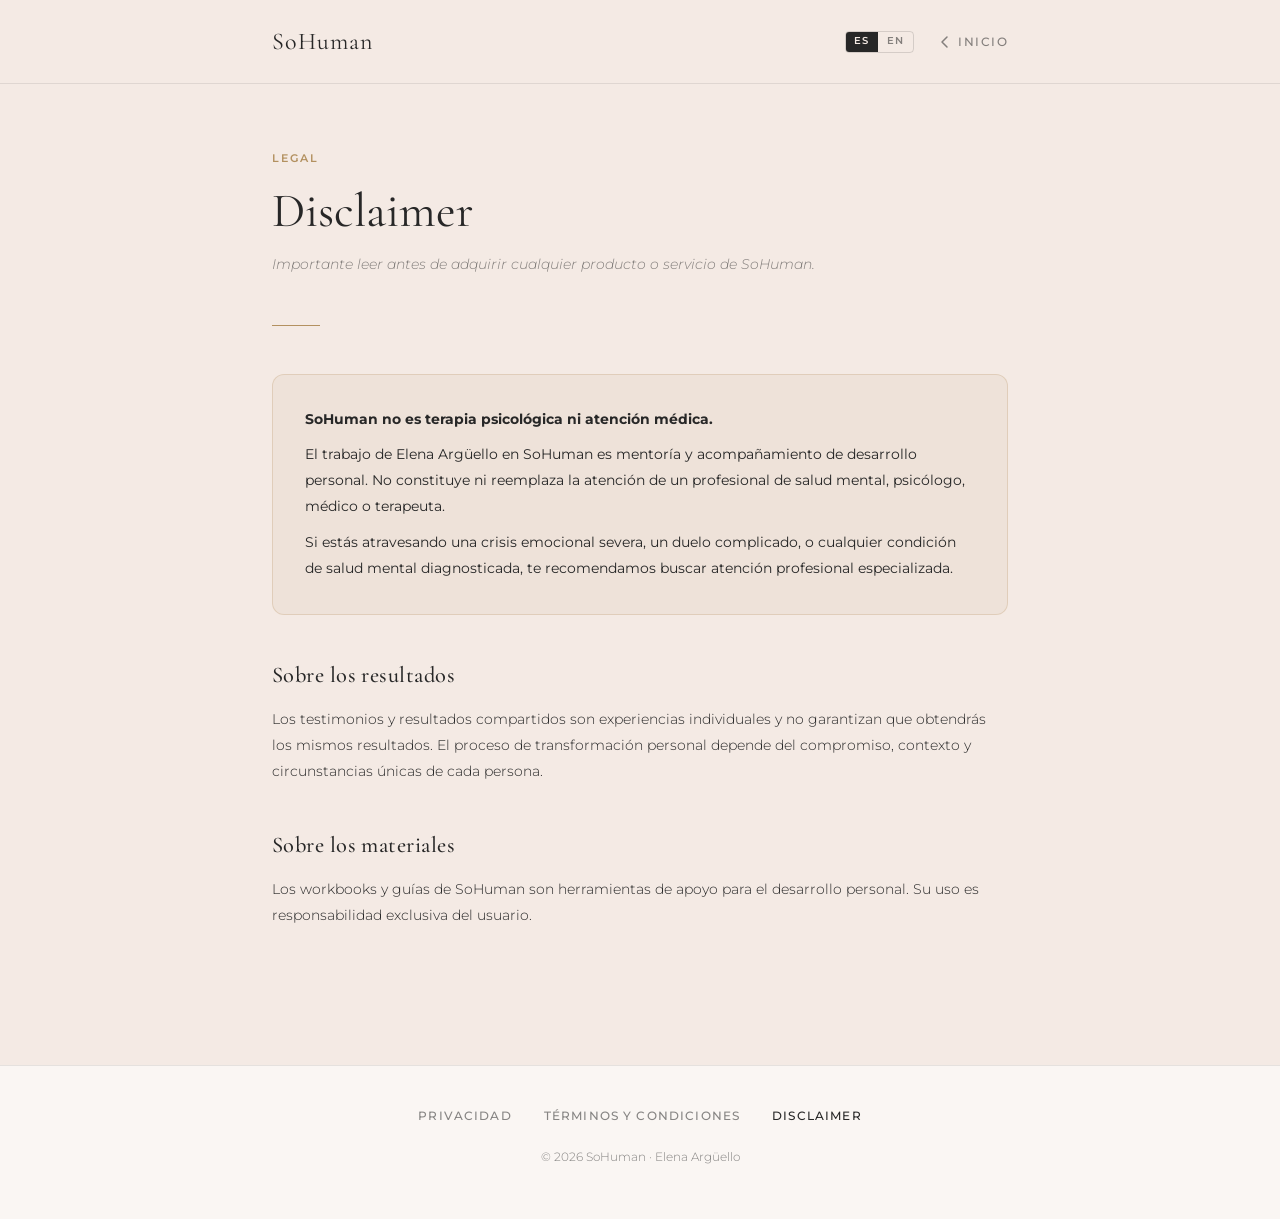
<file: disclaimer/index.html>
<!DOCTYPE html>
<html lang="es">
<head>
  <meta charset="UTF-8" />
  <meta name="viewport" content="width=device-width, initial-scale=1.0" />
  <title>Disclaimer — SoHuman</title>
  <link rel="icon" type="image/png" href="/propuesta-2/favicon.png" />
  <meta name="robots" content="noindex" />
  <link rel="preconnect" href="https://fonts.googleapis.com" />
  <link rel="preconnect" href="https://fonts.gstatic.com" crossorigin />
  <link href="https://fonts.googleapis.com/css2?family=Cormorant+Garamond:ital,wght@0,300;0,400;0,500;1,300;1,400;1,500&family=Montserrat:wght@300;400;500;600&display=swap" rel="stylesheet" />
  <style>
    *, *::before, *::after { box-sizing: border-box; margin: 0; padding: 0; }
    :root {
      --cream: #F4EAE4;
      --cream-light: #faf6f3;
      --gold: #b39160;
      --ink: #272727;
      --serif: 'Cormorant Garamond', Georgia, serif;
      --sans: 'Montserrat', Arial, sans-serif;
      --muted: rgba(39,39,39,.55);
    }
    html { scroll-behavior: smooth; }
    body { font-family: var(--sans); background: var(--cream); color: var(--ink); line-height: 1.8; font-size: 1rem; }
    a { color: inherit; text-decoration: none; }
    img { display: block; max-width: 100%; }

    .nav { background: var(--cream); border-bottom: 1px solid rgba(39,39,39,.1); position: sticky; top: 0; z-index: 100; }
    .nav-inner { max-width: 800px; margin: 0 auto; padding: 1.25rem 2rem; display: flex; align-items: center; justify-content: space-between; gap: 1rem; }
    .nav-logo { font-family: var(--serif); font-size: 1.5rem; font-weight: 400; letter-spacing: .04em; color: var(--ink); }
    .nav-right { display: flex; align-items: center; gap: 1.5rem; }
    .nav-back { font-family: var(--sans); font-size: .75rem; font-weight: 500; letter-spacing: .12em; text-transform: uppercase; color: var(--muted); display: flex; align-items: center; gap: .4rem; transition: color .2s; }
    .nav-back:hover { color: var(--ink); }
    .nav-back svg { width: 14px; height: 14px; flex-shrink: 0; }

    .lang-switch { display: flex; align-items: center; border: 1px solid rgba(39,39,39,.15); border-radius: 4px; overflow: hidden; }
    .lang-btn { font-family: var(--sans); font-size: .65rem; font-weight: 600; letter-spacing: .1em; text-transform: uppercase; padding: .3rem .55rem; cursor: pointer; background: none; border: none; color: var(--muted); transition: background .15s, color .15s; line-height: 1; }
    .lang-btn.active { background: var(--ink); color: var(--cream); }
    .lang-btn:not(.active):hover { background: rgba(39,39,39,.06); color: var(--ink); }

    .page { max-width: 800px; margin: 0 auto; padding: 4rem 2rem 6rem; }
    .page-label { font-family: var(--sans); font-size: .7rem; font-weight: 600; letter-spacing: .18em; text-transform: uppercase; color: var(--gold); margin-bottom: 1rem; }
    .page-title { font-family: var(--serif); font-size: clamp(2rem, 5vw, 3rem); font-weight: 400; line-height: 1.15; color: var(--ink); margin-bottom: .75rem; }
    .page-intro { font-family: var(--sans); font-size: .88rem; font-weight: 300; color: var(--muted); font-style: italic; margin-bottom: 3rem; }
    .divider { width: 48px; height: 1px; background: var(--gold); margin-bottom: 3rem; }

    .section-block { margin-bottom: 2.5rem; }
    h2 { font-family: var(--serif); font-size: 1.4rem; font-weight: 500; color: var(--ink); margin-bottom: .75rem; letter-spacing: .02em; }
    p { font-size: .9rem; font-weight: 300; color: var(--ink); margin-bottom: .75rem; }

    .callout-main { background: rgba(179,145,96,.08); border: 1px solid rgba(179,145,96,.25); border-radius: 12px; padding: 2rem; margin-bottom: 2.5rem; }
    .callout-main p { font-size: .9rem; font-weight: 400; margin-bottom: 0; }
    .callout-main p + p { margin-top: .6rem; }

    [data-lang] { display: none; }
    [data-lang].visible { display: block; }

    .footer { border-top: 1px solid rgba(39,39,39,.1); background: var(--cream-light); }
    .footer-inner { max-width: 800px; margin: 0 auto; padding: 2.5rem 2rem; display: flex; flex-direction: column; gap: 1.25rem; align-items: center; text-align: center; }
    .footer-legal { display: flex; gap: 2rem; flex-wrap: wrap; justify-content: center; }
    .footer-legal a { font-family: var(--sans); font-size: .72rem; font-weight: 500; letter-spacing: .1em; text-transform: uppercase; color: var(--muted); transition: color .2s; }
    .footer-legal a:hover, .footer-legal a[aria-current="page"] { color: var(--ink); }
    .footer-copy { font-family: var(--sans); font-size: .72rem; color: var(--muted); }

    @media (max-width: 600px) {
      .page { padding: 2.5rem 1.25rem 4rem; }
      .nav-inner { padding: 1rem 1.25rem; }
      .callout-main { padding: 1.5rem 1.25rem; }
    }
  </style>
</head>
<body>

  <nav class="nav">
    <div class="nav-inner">
      <a href="/" class="nav-logo">SoHuman</a>
      <div class="nav-right">
        <div class="lang-switch" role="group" aria-label="Idioma">
          <button class="lang-btn active" data-set-lang="es">ES</button>
          <button class="lang-btn" data-set-lang="en">EN</button>
        </div>
        <a href="/" class="nav-back">
          <svg viewBox="0 0 14 14" fill="none" xmlns="http://www.w3.org/2000/svg"><path d="M9 2L4 7L9 12" stroke="currentColor" stroke-width="1.5" stroke-linecap="round" stroke-linejoin="round"/></svg>
          <span data-lang="es" class="visible">Inicio</span>
          <span data-lang="en">Home</span>
        </a>
      </div>
    </div>
  </nav>

  <main class="page">

    <!-- ── ESPAÑOL ── -->
    <div data-lang="es" class="visible">
      <p class="page-label">Legal</p>
      <h1 class="page-title">Disclaimer</h1>
      <p class="page-intro">Importante leer antes de adquirir cualquier producto o servicio de SoHuman.</p>
      <div class="divider"></div>

      <div class="callout-main">
        <p><strong>SoHuman no es terapia psicológica ni atención médica.</strong></p>
        <p>El trabajo de Elena Argüello en SoHuman es mentoría y acompañamiento de desarrollo personal. No constituye ni reemplaza la atención de un profesional de salud mental, psicólogo, médico o terapeuta.</p>
        <p>Si estás atravesando una crisis emocional severa, un duelo complicado, o cualquier condición de salud mental diagnosticada, te recomendamos buscar atención profesional especializada.</p>
      </div>

      <div class="section-block">
        <h2>Sobre los resultados</h2>
        <p>Los testimonios y resultados compartidos son experiencias individuales y no garantizan que obtendrás los mismos resultados. El proceso de transformación personal depende del compromiso, contexto y circunstancias únicas de cada persona.</p>
      </div>
      <div class="section-block">
        <h2>Sobre los materiales</h2>
        <p>Los workbooks y guías de SoHuman son herramientas de apoyo para el desarrollo personal. Su uso es responsabilidad exclusiva del usuario.</p>
      </div>
    </div>

    <!-- ── ENGLISH ── -->
    <div data-lang="en">
      <p class="page-label">Legal</p>
      <h1 class="page-title">Disclaimer</h1>
      <p class="page-intro">Please read before purchasing any SoHuman product or service.</p>
      <div class="divider"></div>

      <div class="callout-main">
        <p><strong>SoHuman is not psychological therapy or medical care.</strong></p>
        <p>Elena Argüello's work at SoHuman is personal development mentoring and coaching. It does not constitute or replace care from a mental health professional, psychologist, physician, or therapist.</p>
        <p>If you are going through a severe emotional crisis, complicated grief, or any diagnosed mental health condition, we strongly encourage you to seek specialized professional support.</p>
      </div>

      <div class="section-block">
        <h2>About results</h2>
        <p>Testimonials and results shared are individual experiences and do not guarantee you will achieve the same outcomes. Personal transformation depends on each person's commitment, context, and unique circumstances.</p>
      </div>
      <div class="section-block">
        <h2>About materials</h2>
        <p>SoHuman workbooks and guides are tools to support personal development. Their use is the sole responsibility of the user.</p>
      </div>
    </div>

  </main>

  <footer class="footer">
    <div class="footer-inner">
      <nav class="footer-legal" aria-label="Legal">
        <a href="/privacidad/">
          <span data-lang="es" class="visible">Privacidad</span>
          <span data-lang="en">Privacy</span>
        </a>
        <a href="/terminos/">
          <span data-lang="es" class="visible">Términos y Condiciones</span>
          <span data-lang="en">Terms &amp; Conditions</span>
        </a>
        <a href="/disclaimer/" aria-current="page">Disclaimer</a>
      </nav>
      <p class="footer-copy">© 2026 SoHuman · Elena Argüello</p>
    </div>
  </footer>

  <script>
    const btns = document.querySelectorAll('[data-set-lang]');
    const blocks = document.querySelectorAll('[data-lang]');
    function setLang(lang) {
      document.documentElement.lang = lang;
      blocks.forEach(el => el.classList.toggle('visible', el.dataset.lang === lang));
      btns.forEach(btn => btn.classList.toggle('active', btn.dataset.setLang === lang));
      try { localStorage.setItem('sh-lang', lang); } catch(e) {}
    }
    btns.forEach(btn => btn.addEventListener('click', () => setLang(btn.dataset.setLang)));
    const saved = (() => { try { return localStorage.getItem('sh-lang'); } catch(e) { return null; } })();
    if (saved === 'en') setLang('en');
  </script>
</body>
</html>
</file>
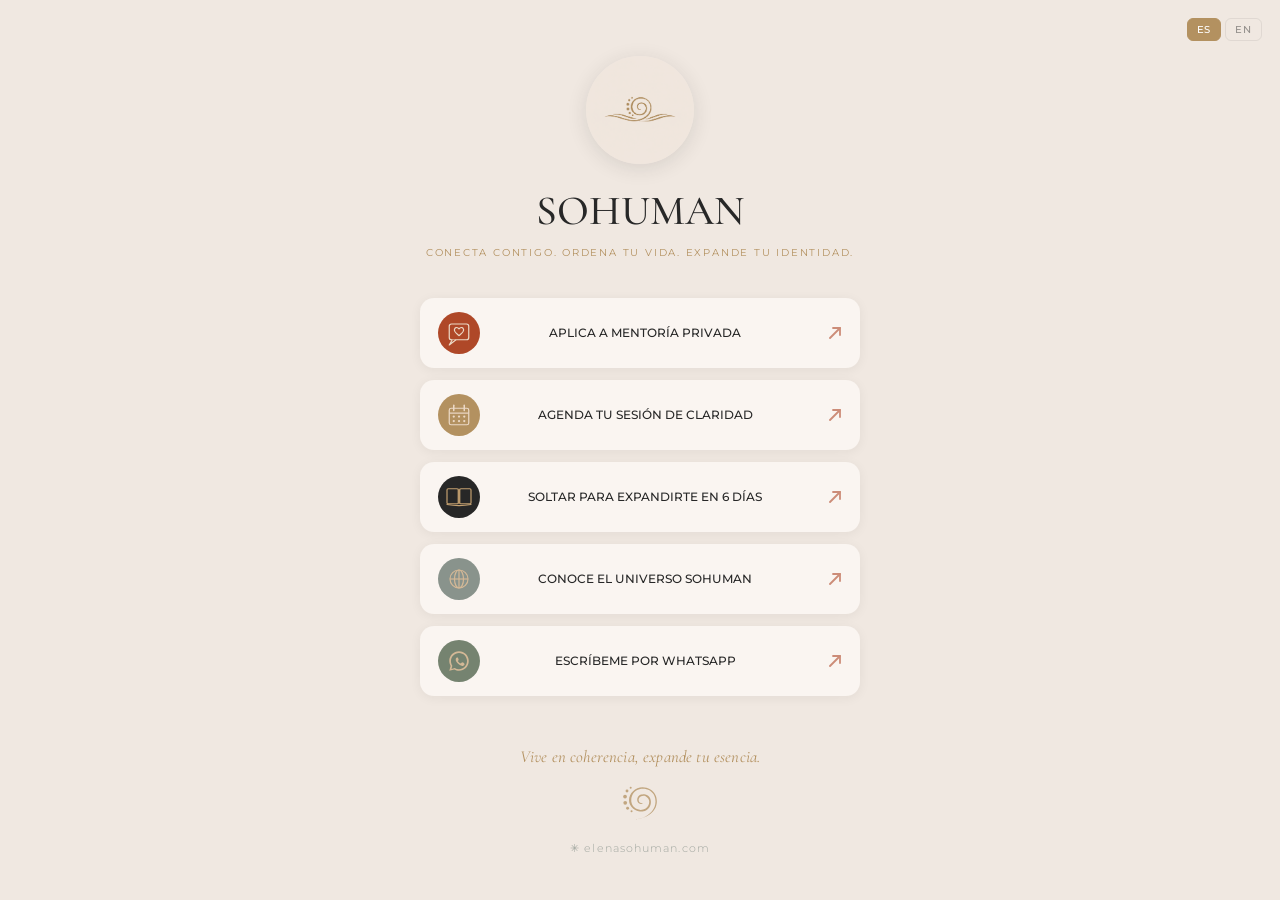
<file: links/index.html>
<!DOCTYPE html>
<html lang="es">
<head>
  <meta charset="UTF-8" />
  <meta name="viewport" content="width=device-width, initial-scale=1.0" />
  <title>SOHUMAN · Links</title>
  <meta name="description" content="Conecta contigo, transforma tu vida. Links de Elena SoHuman." />
  <link rel="canonical"    href="https://elenasohuman.com/links/" />
  <link rel="alternate" hreflang="es"        href="https://elenasohuman.com/links/" />
  <link rel="alternate" hreflang="en"        href="https://elenasohuman.com/links/?lang=en" />
  <link rel="alternate" hreflang="x-default" href="https://elenasohuman.com/links/" />

  <!-- Open Graph -->
  <meta property="og:type"         content="website" />
  <meta property="og:url"          content="https://elenasohuman.com/links/" />
  <meta property="og:title"        content="SoHuman — Conecta contigo, transforma tu vida." />
  <meta property="og:description"  content="Mentoría privada para mujeres listas para transformar su identidad, mente y decisiones." />
  <meta property="og:image"        content="https://elenasohuman.com/og-image.png" />
  <meta property="og:image:width"  content="1080" />
  <meta property="og:image:height" content="1080" />
  <meta property="og:locale"       content="es_AR" />
  <meta property="og:locale:alternate" content="en_US" />
  <meta name="twitter:card"        content="summary_large_image" />
  <meta name="twitter:title"       content="SoHuman — Conecta contigo, transforma tu vida." />
  <meta name="twitter:description" content="Mentoría privada para mujeres listas para transformar su identidad, mente y decisiones." />
  <meta name="twitter:image"       content="https://elenasohuman.com/og-image.png" />
  <link rel="preconnect" href="https://fonts.googleapis.com" />
  <link rel="preconnect" href="https://fonts.gstatic.com" crossorigin />
  <link href="https://fonts.googleapis.com/css2?family=Cormorant+Garamond:ital,wght@0,400;0,500;0,600;1,400;1,500&family=Montserrat:wght@300;400;500&display=swap" rel="stylesheet" />
  <style>
    *, *::before, *::after { box-sizing: border-box; margin: 0; padding: 0; }

    :root {
      --base:  #F0E8E1;
      --sage:  #89938C;
      --coral: #AF4828;
      --gold:  #B39160;
      --dark:  #272727;
      --card:  #FAF5F1;
    }

    body {
      background: var(--base);
      font-family: 'Montserrat', sans-serif;
      font-weight: 300;
      min-height: 100vh;
      display: flex;
      flex-direction: column;
      align-items: center;
      padding: 0 20px;
    }

    /* ── Keyframes ── */
    @keyframes fadeUp {
      from { opacity: 0; transform: translateY(22px); }
      to   { opacity: 1; transform: translateY(0); }
    }
    @keyframes scaleIn {
      from { opacity: 0; transform: scale(0.82); }
      to   { opacity: 1; transform: scale(1); }
    }
    @keyframes fadePure {
      from { opacity: 0; }
      to   { opacity: 1; }
    }

    /* ── Lang toggle ── */
    .lang-toggle {
      position: fixed;
      top: 18px;
      right: 18px;
      display: flex;
      gap: 4px;
      z-index: 10;
    }
    .lang-toggle button {
      background: none;
      border: 1px solid rgba(39,39,39,0.18);
      border-radius: 6px;
      padding: 4px 9px;
      font-family: 'Montserrat', sans-serif;
      font-size: 0.65rem;
      font-weight: 500;
      letter-spacing: 0.08em;
      color: var(--dark);
      cursor: pointer;
      opacity: 0.45;
      transition: opacity 0.15s, background 0.15s;
    }
    .lang-toggle button.is-active {
      opacity: 1;
      background: var(--gold);
      color: #fff;
      border-color: var(--gold);
    }
    .lang-toggle button:hover:not(.is-active) { opacity: 0.75; }

    /* ── Container ── */
    .wrap {
      width: 100%;
      max-width: 440px;
      display: flex;
      flex-direction: column;
      align-items: center;
      flex: 1;
      padding: 56px 0 0;
    }

    /* ── Animaciones de entrada ── */
    .avatar       { opacity: 0; animation: scaleIn 0.7s cubic-bezier(0.34,1.2,0.64,1) 0.15s forwards; }
    h1            { opacity: 0; animation: fadeUp  0.6s ease-out 0.55s forwards; }
    .tagline      { opacity: 0; animation: fadeUp  0.6s ease-out 0.75s forwards; }
    .links .btn:nth-child(1) { opacity: 0; animation: fadeUp 0.5s ease-out 0.90s forwards; }
    .links .btn:nth-child(2) { opacity: 0; animation: fadeUp 0.5s ease-out 1.05s forwards; }
    .links .btn:nth-child(3) { opacity: 0; animation: fadeUp 0.5s ease-out 1.20s forwards; }
    .links .btn:nth-child(4) { opacity: 0; animation: fadeUp 0.5s ease-out 1.35s forwards; }
    .links .btn:nth-child(5) { opacity: 0; animation: fadeUp 0.5s ease-out 1.50s forwards; }
    footer        { opacity: 0; animation: fadePure 0.8s ease-out 1.70s forwards; }

    /* ── Avatar ── */
    .avatar {
      width: 108px;
      height: 108px;
      border-radius: 50%;
      overflow: hidden;
      margin-bottom: 22px;
      box-shadow: 0 4px 20px rgba(39,39,39,0.12);
    }
    .avatar img { width: 100%; height: 100%; object-fit: cover; }

    /* ── Brand name ── */
    h1 {
      font-family: 'Cormorant Garamond', serif;
      font-size: 2.6rem;
      font-weight: 500;
      color: var(--dark);
      text-transform: uppercase;
      margin-bottom: 10px;
      text-align: center;
    }

    /* ── Tagline ── */
    .tagline {
      font-family: 'Montserrat', sans-serif;
      font-size: 0.62rem;
      font-weight: 400;
      letter-spacing: 0.18em;
      text-transform: uppercase;
      color: var(--gold);
      text-align: center;
      margin-bottom: 40px;
      transition: opacity 0.2s;
      text-wrap: balance;
    }

    /* ── Links ── */
    .links {
      width: 100%;
      display: flex;
      flex-direction: column;
      gap: 12px;
      margin-bottom: 48px;
    }

    .btn {
      display: flex;
      align-items: center;
      width: 100%;
      background: var(--card);
      border: none;
      border-radius: 14px;
      padding: 14px 18px;
      text-decoration: none;
      color: var(--dark);
      box-shadow: 0 2px 12px rgba(39,39,39,0.06);
      transition: transform 0.18s ease, box-shadow 0.18s ease;
    }
    .btn:hover {
      transform: translateY(-2px);
      box-shadow: 0 8px 24px rgba(39,39,39,0.11);
    }
    .btn:active { transform: translateY(0); }

    .ic {
      width: 42px;
      height: 42px;
      border-radius: 50%;
      display: flex;
      align-items: center;
      justify-content: center;
      flex-shrink: 0;
    }
    .ic img { width: 100%; height: 100%; object-fit: cover; }

    .lbl {
      flex: 1;
      text-align: center;
      font-size: 0.72rem;
      font-weight: 500;
      text-transform: uppercase;
      color: var(--dark);
      padding-right: 18px;
    }

    .arr {
      display: flex;
      align-items: center;
      justify-content: center;
      flex-shrink: 0;
      opacity: 0.6;
      transition: opacity 0.18s, transform 0.18s;
    }
    .arr svg { width: 14px; height: 14px; }
    .btn:hover .arr { opacity: 1; transform: translate(2px,-2px); }

    /* ── Footer ── */
    footer {
      width: 100%;
      max-width: 440px;
      text-align: center;
      padding: 0 0 44px;
    }
    .footer-phrase {
      font-family: 'Cormorant Garamond', serif;
      font-style: italic;
      font-size: 1.05rem;
      font-weight: 400;
      color: var(--gold);
      letter-spacing: 0.01em;
      line-height: 1.5;
      margin-bottom: 14px;
    }
    .footer-star {
      display: block;
      margin: 0 auto 14px;
      width: 40px;
      height: 40px;
      opacity: 0.75;
    }
    .footer-url {
      font-size: 0.68rem;
      letter-spacing: 0.1em;
      color: var(--sage);
      text-decoration: none;
      opacity: 0.75;
    }
    .footer-url:hover { opacity: 1; }
  </style>
</head>
<body>

<!-- Language toggle -->
<div class="lang-toggle" role="group" aria-label="Idioma / Language">
  <button data-lang="es" class="is-active">ES</button>
  <button data-lang="en">EN</button>
</div>

<div class="wrap">

  <div class="avatar">
    <img src="../images/Linktree.png" alt="SoHuman" />
  </div>

  <h1>Sohuman</h1>

  <p class="tagline" data-i18n="tagline"></p>

  <nav class="links">

    <a class="btn" id="btn-mentoria" href="../index.html?modal=apply&lang=es">
      <span class="ic"><img src="../images/icons/ic-mentoria.svg" alt="" /></span>
      <span class="lbl" data-i18n="btn-mentoria"></span>
      <span class="arr"><svg viewBox="0 0 14 14" fill="none" stroke="#AF4828" stroke-width="1.8" stroke-linecap="round" stroke-linejoin="round"><line x1="2" y1="12" x2="12" y2="2"/><polyline points="5,2 12,2 12,9"/></svg></span>
    </a>

    <a class="btn" id="btn-sesion" href="https://cal.com/sohuman/sesionclaridad" target="_blank" rel="noopener">
      <span class="ic"><img src="../images/icons/ic-calendar.svg" alt="" /></span>
      <span class="lbl" data-i18n="btn-sesion"></span>
      <span class="arr"><svg viewBox="0 0 14 14" fill="none" stroke="#AF4828" stroke-width="1.8" stroke-linecap="round" stroke-linejoin="round"><line x1="2" y1="12" x2="12" y2="2"/><polyline points="5,2 12,2 12,9"/></svg></span>
    </a>

    <a class="btn" id="btn-ebook" href="../index.html?modal=ebook1&lang=es">
      <span class="ic"><img src="../images/icons/ic-book.svg" alt="" /></span>
      <span class="lbl" data-i18n="btn-ebook"></span>
      <span class="arr"><svg viewBox="0 0 14 14" fill="none" stroke="#AF4828" stroke-width="1.8" stroke-linecap="round" stroke-linejoin="round"><line x1="2" y1="12" x2="12" y2="2"/><polyline points="5,2 12,2 12,9"/></svg></span>
    </a>

    <a class="btn" id="btn-website" href="https://elenasohuman.com" target="_blank" rel="noopener">
      <span class="ic"><img src="../images/icons/ic-globe.svg" alt="" /></span>
      <span class="lbl" data-i18n="btn-website"></span>
      <span class="arr"><svg viewBox="0 0 14 14" fill="none" stroke="#AF4828" stroke-width="1.8" stroke-linecap="round" stroke-linejoin="round"><line x1="2" y1="12" x2="12" y2="2"/><polyline points="5,2 12,2 12,9"/></svg></span>
    </a>

    <a class="btn" id="btn-whatsapp" href="https://api.whatsapp.com/send?phone=17867372251&text=Hola%20Elena%20%F0%9F%A4%8D%0A%0ATengo%20una%20consulta%20general." target="_blank" rel="noopener">
      <span class="ic"><img src="../images/icons/ic-whatsapp.svg" alt="" /></span>
      <span class="lbl" data-i18n="btn-whatsapp"></span>
      <span class="arr"><svg viewBox="0 0 14 14" fill="none" stroke="#AF4828" stroke-width="1.8" stroke-linecap="round" stroke-linejoin="round"><line x1="2" y1="12" x2="12" y2="2"/><polyline points="5,2 12,2 12,9"/></svg></span>
    </a>

  </nav>

</div>

<footer>
  <p class="footer-phrase" data-i18n="footer-phrase"></p>
  <svg class="footer-star" viewBox="0 0 2160 2160" xmlns="http://www.w3.org/2000/svg" aria-hidden="true">
    <path fill="#B39160" d="M853.8,1951.49c531.64-30.6,1141.89-371.82,1134.86-966.56.67-274.37-120.07-476.7-344.74-628.57C1062.93-20.21,421.57,483.45,494.9,994.06c4.91,34.16,10.08,151.78,130,296.1,112.41,135.28,269.79,228.34,444.76,246.3,32.04,3.29,65.92,4.33,101.4,2.28,54.17-3.13,148.19-9.63,248.71-68.27,30.96-18.06,170.06-103.8,225.41-279.53,47.83-151.86,30.31-362.06-109.95-487.02-106.98-95.31-241.45-101.91-255.68-102.41-62.7-2.21-113.7,11.06-146.16,22.35-158.38,56.54-245.87,212.1-187.17,373.58,42.24,116.18,190.3,170.39,301.85,98.27-158.65,13.72-279.77-74.35-232.31-247.05,36.21-133.88,242.94-205.08,365.85-139.83,200.33,106.35,242.14,301.65,154.16,495.09-127.09,292.69-575.35,327.17-779.78,97.59-31.85-35.77-88.74-104.06-120.59-200.13-26.53-80.01-26.96-146.44-26.89-182.83.2-118.02,34.2-204.72,38.79-218.1,187.58-547.47,1025.7-496.11,1214.32,2.09,196.53,520.69-146.84,978.49-592.38,1162.31-127.89,52.77-264.2,82.96-398.58,85.58"/>
    <circle fill="#B39160" cx="272.41" cy="731.08" r="101.12"/>
    <circle fill="#B39160" cx="281.75" cy="1072.8" r="101.12"/>
    <circle fill="#B39160" cx="378.38" cy="434.58" r="77.72"/>
    <circle fill="#B39160" cx="410.05" cy="1360.88" r="77.72"/>
    <circle fill="#B39160" cx="577.02" cy="262.19" r="53.67"/>
    <circle fill="#B39160" cx="624.4" cy="1526.21" r="53.67"/>
  </svg>
  <a class="footer-url" href="https://elenasohuman.com" target="_blank" rel="noopener">✳ elenasohuman.com</a>
</footer>

<script>
  const t = {
    es: {
      tagline:        'Conecta contigo. Ordena tu vida. Expande tu identidad.',
      'btn-mentoria': 'Aplica a mentoría privada',
      'btn-sesion':   'Agenda tu sesión de claridad',
      'btn-ebook':    'Soltar para expandirte en 6 días',
      'btn-website':  'Conoce el universo Sohuman',
      'btn-whatsapp': 'Escríbeme por WhatsApp',
      'footer-phrase':'Vive en coherencia, expande tu esencia.',
    },
    en: {
      tagline:        'Connect with yourself. Order your life. Expand your&nbsp;identity.',
      'btn-mentoria': 'Apply for private mentoring',
      'btn-sesion':   'Schedule your clarity session',
      'btn-ebook':    'Let go to expand in 6 days',
      'btn-website':  'Discover the Sohuman universe',
      'btn-whatsapp': 'Message me on WhatsApp',
      'footer-phrase':'Live in coherence, expand your essence.',
    }
  };

  let lang = 'es';

  function applyLang(l) {
    lang = l;
    document.documentElement.lang = l;

    document.querySelectorAll('[data-i18n]').forEach(el => {
      const key = el.getAttribute('data-i18n');
      if (t[l][key] !== undefined) el.innerHTML = t[l][key];
    });

    document.querySelectorAll('.lang-toggle button').forEach(btn => {
      btn.classList.toggle('is-active', btn.dataset.lang === l);
    });

    document.getElementById('btn-website').href =
      'https://elenasohuman.com' + (l === 'en' ? '?lang=en' : '');

    document.getElementById('btn-mentoria').href =
      '../index.html?modal=apply&lang=' + l;

    document.getElementById('btn-whatsapp').href = l === 'en'
      ? 'https://api.whatsapp.com/send?phone=17867372251&text=Hi%20Elena%20%F0%9F%A4%8D%0A%0AI%20have%20a%20general%20inquiry.'
      : 'https://api.whatsapp.com/send?phone=17867372251&text=Hola%20Elena%20%F0%9F%A4%8D%0A%0ATengo%20una%20consulta%20general.';

    document.getElementById('btn-ebook').href =
      '../index.html?modal=ebook1&lang=' + l;
  }

  const urlLang = new URLSearchParams(window.location.search).get('lang');
  applyLang(urlLang === 'en' ? 'en' : 'es');

  document.querySelectorAll('.lang-toggle button').forEach(btn => {
    btn.addEventListener('click', () => applyLang(btn.dataset.lang));
  });
</script>

</body>
</html>
</file>
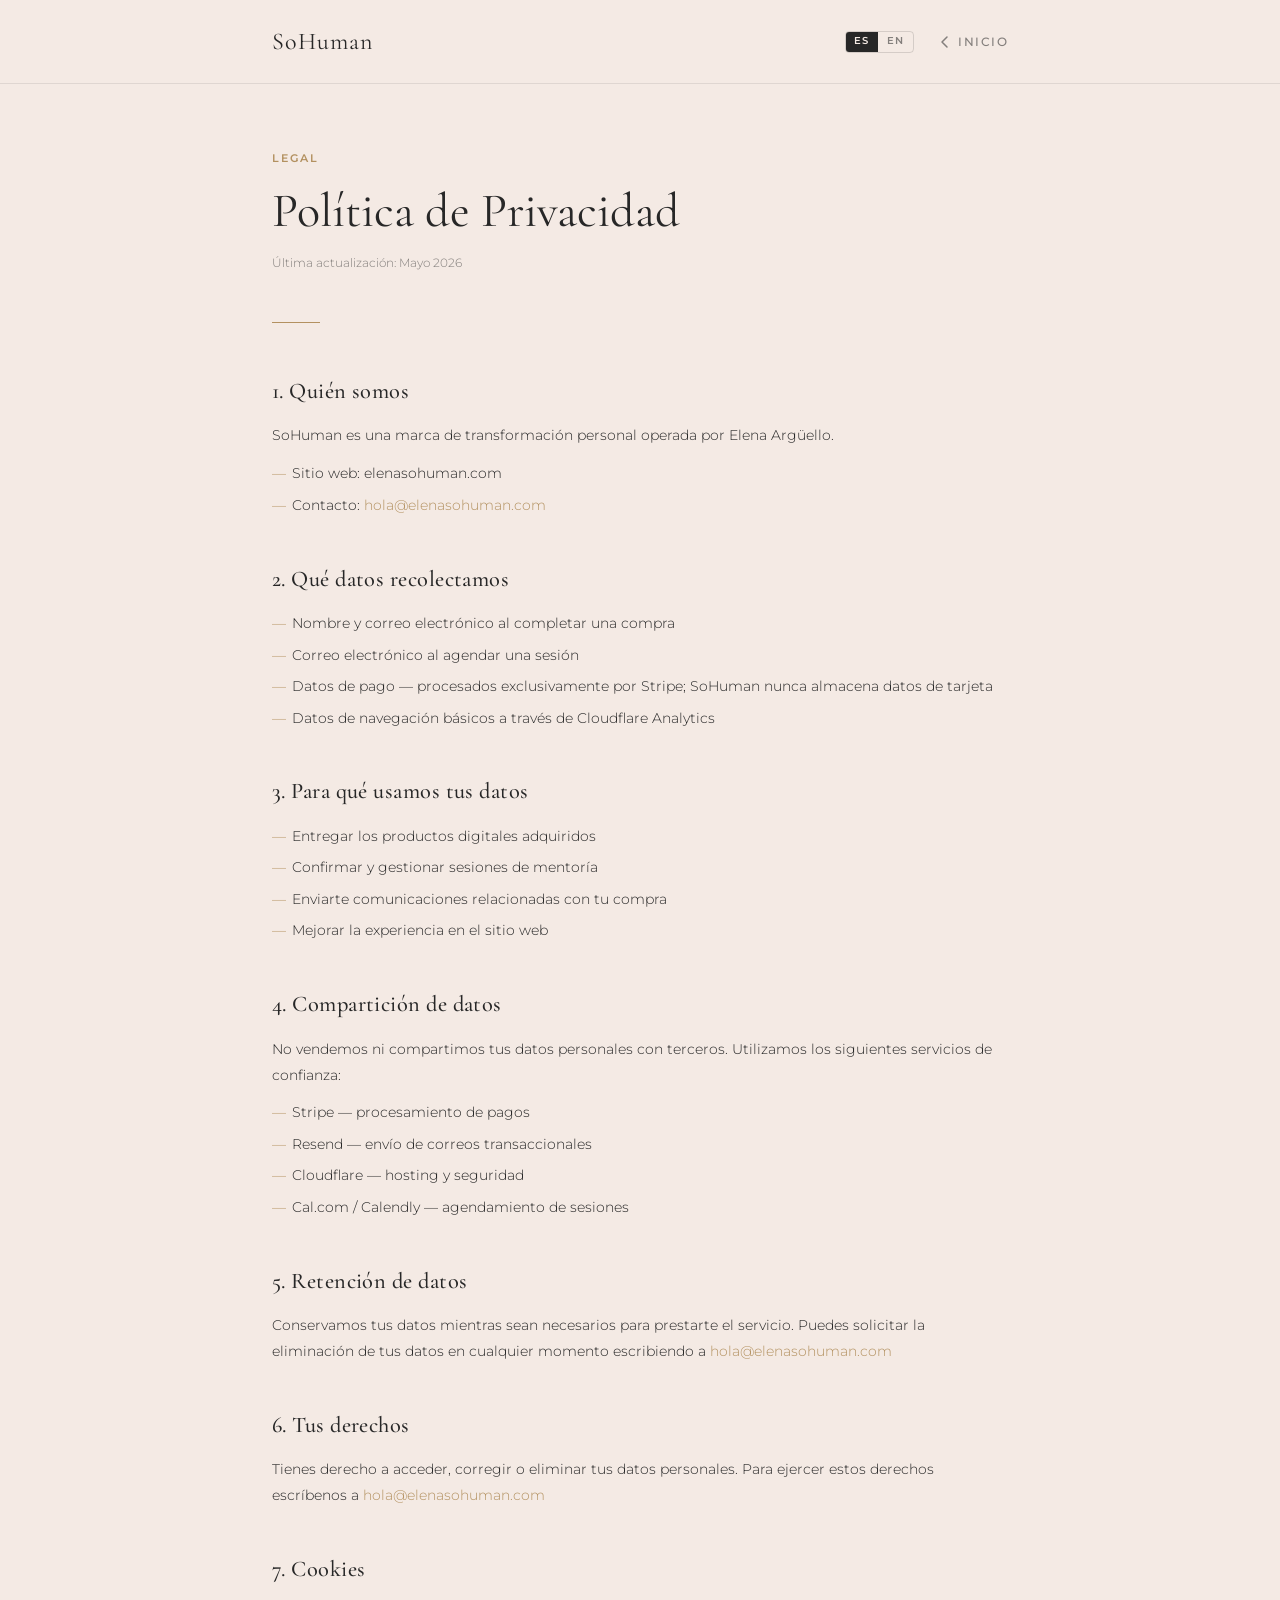
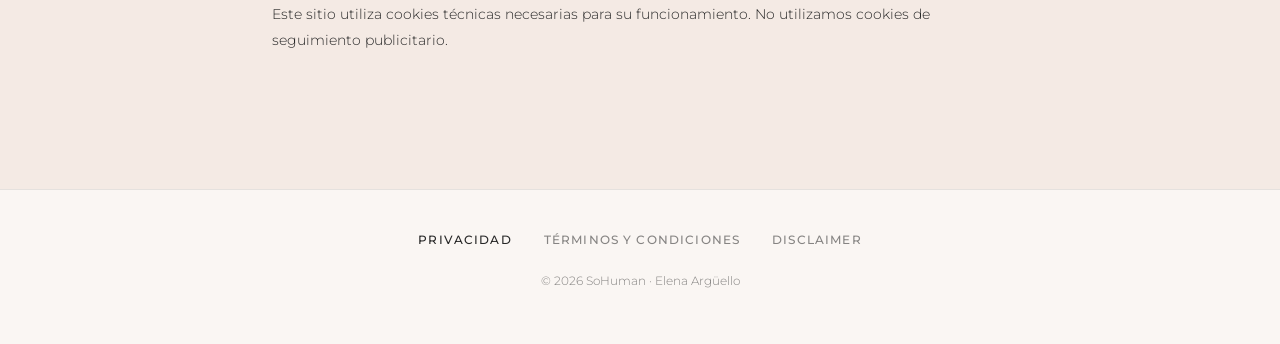
<file: privacidad/index.html>
<!DOCTYPE html>
<html lang="es">
<head>
  <meta charset="UTF-8" />
  <meta name="viewport" content="width=device-width, initial-scale=1.0" />
  <title>Política de Privacidad — SoHuman</title>
  <link rel="icon" type="image/png" href="/propuesta-2/favicon.png" />
  <meta name="robots" content="noindex" />
  <link rel="preconnect" href="https://fonts.googleapis.com" />
  <link rel="preconnect" href="https://fonts.gstatic.com" crossorigin />
  <link href="https://fonts.googleapis.com/css2?family=Cormorant+Garamond:ital,wght@0,300;0,400;0,500;1,300;1,400;1,500&family=Montserrat:wght@300;400;500;600&display=swap" rel="stylesheet" />
  <style>
    *, *::before, *::after { box-sizing: border-box; margin: 0; padding: 0; }
    :root {
      --cream: #F4EAE4;
      --cream-light: #faf6f3;
      --gold: #b39160;
      --ink: #272727;
      --serif: 'Cormorant Garamond', Georgia, serif;
      --sans: 'Montserrat', Arial, sans-serif;
      --muted: rgba(39,39,39,.55);
    }
    html { scroll-behavior: smooth; }
    body { font-family: var(--sans); background: var(--cream); color: var(--ink); line-height: 1.8; font-size: 1rem; }
    a { color: inherit; text-decoration: none; }
    img { display: block; max-width: 100%; }

    .nav { background: var(--cream); border-bottom: 1px solid rgba(39,39,39,.1); position: sticky; top: 0; z-index: 100; }
    .nav-inner { max-width: 800px; margin: 0 auto; padding: 1.25rem 2rem; display: flex; align-items: center; justify-content: space-between; gap: 1rem; }
    .nav-logo { font-family: var(--serif); font-size: 1.5rem; font-weight: 400; letter-spacing: .04em; color: var(--ink); }
    .nav-right { display: flex; align-items: center; gap: 1.5rem; }
    .nav-back { font-family: var(--sans); font-size: .75rem; font-weight: 500; letter-spacing: .12em; text-transform: uppercase; color: var(--muted); display: flex; align-items: center; gap: .4rem; transition: color .2s; }
    .nav-back:hover { color: var(--ink); }
    .nav-back svg { width: 14px; height: 14px; flex-shrink: 0; }

    .lang-switch { display: flex; align-items: center; gap: 0; border: 1px solid rgba(39,39,39,.15); border-radius: 4px; overflow: hidden; }
    .lang-btn { font-family: var(--sans); font-size: .65rem; font-weight: 600; letter-spacing: .1em; text-transform: uppercase; padding: .3rem .55rem; cursor: pointer; background: none; border: none; color: var(--muted); transition: background .15s, color .15s; line-height: 1; }
    .lang-btn.active { background: var(--ink); color: var(--cream); }
    .lang-btn:not(.active):hover { background: rgba(39,39,39,.06); color: var(--ink); }

    .page { max-width: 800px; margin: 0 auto; padding: 4rem 2rem 6rem; }
    .page-label { font-family: var(--sans); font-size: .7rem; font-weight: 600; letter-spacing: .18em; text-transform: uppercase; color: var(--gold); margin-bottom: 1rem; }
    .page-title { font-family: var(--serif); font-size: clamp(2rem, 5vw, 3rem); font-weight: 400; line-height: 1.15; color: var(--ink); margin-bottom: .75rem; }
    .page-date { font-family: var(--sans); font-size: .78rem; color: var(--muted); margin-bottom: 3rem; }
    .divider { width: 48px; height: 1px; background: var(--gold); margin-bottom: 3rem; }

    .section-block { margin-bottom: 2.5rem; }
    h2 { font-family: var(--serif); font-size: 1.4rem; font-weight: 500; color: var(--ink); margin-bottom: .75rem; letter-spacing: .02em; }
    p { font-size: .9rem; font-weight: 300; color: var(--ink); margin-bottom: .75rem; }
    ul { list-style: none; padding: 0; margin-bottom: .75rem; }
    ul li { font-size: .9rem; font-weight: 300; color: var(--ink); padding-left: 1.25rem; position: relative; margin-bottom: .35rem; }
    ul li::before { content: '—'; position: absolute; left: 0; color: var(--gold); }
    a.link-email { color: var(--gold); border-bottom: 1px solid transparent; transition: border-color .2s; }
    a.link-email:hover { border-bottom-color: var(--gold); }

    [data-lang] { display: none; }
    [data-lang].visible { display: block; }

    .footer { border-top: 1px solid rgba(39,39,39,.1); background: var(--cream-light); }
    .footer-inner { max-width: 800px; margin: 0 auto; padding: 2.5rem 2rem; display: flex; flex-direction: column; gap: 1.25rem; align-items: center; text-align: center; }
    .footer-legal { display: flex; gap: 2rem; flex-wrap: wrap; justify-content: center; }
    .footer-legal a { font-family: var(--sans); font-size: .72rem; font-weight: 500; letter-spacing: .1em; text-transform: uppercase; color: var(--muted); transition: color .2s; }
    .footer-legal a:hover, .footer-legal a[aria-current="page"] { color: var(--ink); }
    .footer-copy { font-family: var(--sans); font-size: .72rem; color: var(--muted); }

    @media (max-width: 600px) {
      .page { padding: 2.5rem 1.25rem 4rem; }
      .nav-inner { padding: 1rem 1.25rem; }
    }
  </style>
</head>
<body>

  <nav class="nav">
    <div class="nav-inner">
      <a href="/" class="nav-logo">SoHuman</a>
      <div class="nav-right">
        <div class="lang-switch" role="group" aria-label="Idioma">
          <button class="lang-btn active" data-set-lang="es">ES</button>
          <button class="lang-btn" data-set-lang="en">EN</button>
        </div>
        <a href="/" class="nav-back">
          <svg viewBox="0 0 14 14" fill="none" xmlns="http://www.w3.org/2000/svg"><path d="M9 2L4 7L9 12" stroke="currentColor" stroke-width="1.5" stroke-linecap="round" stroke-linejoin="round"/></svg>
          <span data-lang="es" class="visible">Inicio</span>
          <span data-lang="en">Home</span>
        </a>
      </div>
    </div>
  </nav>

  <main class="page">

    <!-- ── ESPAÑOL ── -->
    <div data-lang="es" class="visible">
      <p class="page-label">Legal</p>
      <h1 class="page-title">Política de Privacidad</h1>
      <p class="page-date">Última actualización: Mayo 2026</p>
      <div class="divider"></div>

      <div class="section-block">
        <h2>1. Quién somos</h2>
        <p>SoHuman es una marca de transformación personal operada por Elena Argüello.</p>
        <ul>
          <li>Sitio web: elenasohuman.com</li>
          <li>Contacto: <a href="mailto:hola@elenasohuman.com" class="link-email">hola@elenasohuman.com</a></li>
        </ul>
      </div>
      <div class="section-block">
        <h2>2. Qué datos recolectamos</h2>
        <ul>
          <li>Nombre y correo electrónico al completar una compra</li>
          <li>Correo electrónico al agendar una sesión</li>
          <li>Datos de pago — procesados exclusivamente por Stripe; SoHuman nunca almacena datos de tarjeta</li>
          <li>Datos de navegación básicos a través de Cloudflare Analytics</li>
        </ul>
      </div>
      <div class="section-block">
        <h2>3. Para qué usamos tus datos</h2>
        <ul>
          <li>Entregar los productos digitales adquiridos</li>
          <li>Confirmar y gestionar sesiones de mentoría</li>
          <li>Enviarte comunicaciones relacionadas con tu compra</li>
          <li>Mejorar la experiencia en el sitio web</li>
        </ul>
      </div>
      <div class="section-block">
        <h2>4. Compartición de datos</h2>
        <p>No vendemos ni compartimos tus datos personales con terceros. Utilizamos los siguientes servicios de confianza:</p>
        <ul>
          <li>Stripe — procesamiento de pagos</li>
          <li>Resend — envío de correos transaccionales</li>
          <li>Cloudflare — hosting y seguridad</li>
          <li>Cal.com / Calendly — agendamiento de sesiones</li>
        </ul>
      </div>
      <div class="section-block">
        <h2>5. Retención de datos</h2>
        <p>Conservamos tus datos mientras sean necesarios para prestarte el servicio. Puedes solicitar la eliminación de tus datos en cualquier momento escribiendo a <a href="mailto:hola@elenasohuman.com" class="link-email">hola@elenasohuman.com</a></p>
      </div>
      <div class="section-block">
        <h2>6. Tus derechos</h2>
        <p>Tienes derecho a acceder, corregir o eliminar tus datos personales. Para ejercer estos derechos escríbenos a <a href="mailto:hola@elenasohuman.com" class="link-email">hola@elenasohuman.com</a></p>
      </div>
      <div class="section-block">
        <h2>7. Cookies</h2>
        <p>Este sitio utiliza cookies técnicas necesarias para su funcionamiento. No utilizamos cookies de seguimiento publicitario.</p>
      </div>
    </div>

    <!-- ── ENGLISH ── -->
    <div data-lang="en">
      <p class="page-label">Legal</p>
      <h1 class="page-title">Privacy Policy</h1>
      <p class="page-date">Last updated: May 2026</p>
      <div class="divider"></div>

      <div class="section-block">
        <h2>1. Who we are</h2>
        <p>SoHuman is a personal transformation brand operated by Elena Argüello.</p>
        <ul>
          <li>Website: elenasohuman.com</li>
          <li>Contact: <a href="mailto:hola@elenasohuman.com" class="link-email">hola@elenasohuman.com</a></li>
        </ul>
      </div>
      <div class="section-block">
        <h2>2. What data we collect</h2>
        <ul>
          <li>Name and email address when completing a purchase</li>
          <li>Email address when booking a session</li>
          <li>Payment data — processed exclusively by Stripe; SoHuman never stores card details</li>
          <li>Basic browsing data through Cloudflare Analytics</li>
        </ul>
      </div>
      <div class="section-block">
        <h2>3. How we use your data</h2>
        <ul>
          <li>Deliver purchased digital products</li>
          <li>Confirm and manage mentoring sessions</li>
          <li>Send you communications related to your purchase</li>
          <li>Improve the website experience</li>
        </ul>
      </div>
      <div class="section-block">
        <h2>4. Data sharing</h2>
        <p>We do not sell or share your personal data with third parties. We use the following trusted services:</p>
        <ul>
          <li>Stripe — payment processing</li>
          <li>Resend — transactional email delivery</li>
          <li>Cloudflare — hosting and security</li>
          <li>Cal.com / Calendly — session scheduling</li>
        </ul>
      </div>
      <div class="section-block">
        <h2>5. Data retention</h2>
        <p>We retain your data for as long as necessary to provide the service. You may request deletion of your data at any time by writing to <a href="mailto:hola@elenasohuman.com" class="link-email">hola@elenasohuman.com</a></p>
      </div>
      <div class="section-block">
        <h2>6. Your rights</h2>
        <p>You have the right to access, correct, or delete your personal data. To exercise these rights, contact us at <a href="mailto:hola@elenasohuman.com" class="link-email">hola@elenasohuman.com</a></p>
      </div>
      <div class="section-block">
        <h2>7. Cookies</h2>
        <p>This site uses technical cookies necessary for its operation. We do not use advertising tracking cookies.</p>
      </div>
    </div>

  </main>

  <footer class="footer">
    <div class="footer-inner">
      <nav class="footer-legal" aria-label="Legal">
        <a href="/privacidad/" aria-current="page">
          <span data-lang="es" class="visible">Privacidad</span>
          <span data-lang="en">Privacy</span>
        </a>
        <a href="/terminos/">
          <span data-lang="es" class="visible">Términos y Condiciones</span>
          <span data-lang="en">Terms &amp; Conditions</span>
        </a>
        <a href="/disclaimer/">Disclaimer</a>
      </nav>
      <p class="footer-copy">© 2026 SoHuman · Elena Argüello</p>
    </div>
  </footer>

  <script>
    const btns = document.querySelectorAll('[data-set-lang]');
    const blocks = document.querySelectorAll('[data-lang]');

    function setLang(lang) {
      document.documentElement.lang = lang;
      blocks.forEach(el => el.classList.toggle('visible', el.dataset.lang === lang));
      btns.forEach(btn => btn.classList.toggle('active', btn.dataset.setLang === lang));
      try { localStorage.setItem('sh-lang', lang); } catch(e) {}
    }

    btns.forEach(btn => btn.addEventListener('click', () => setLang(btn.dataset.setLang)));

    const saved = (() => { try { return localStorage.getItem('sh-lang'); } catch(e) { return null; } })();
    if (saved === 'en') setLang('en');
  </script>
</body>
</html>
</file>
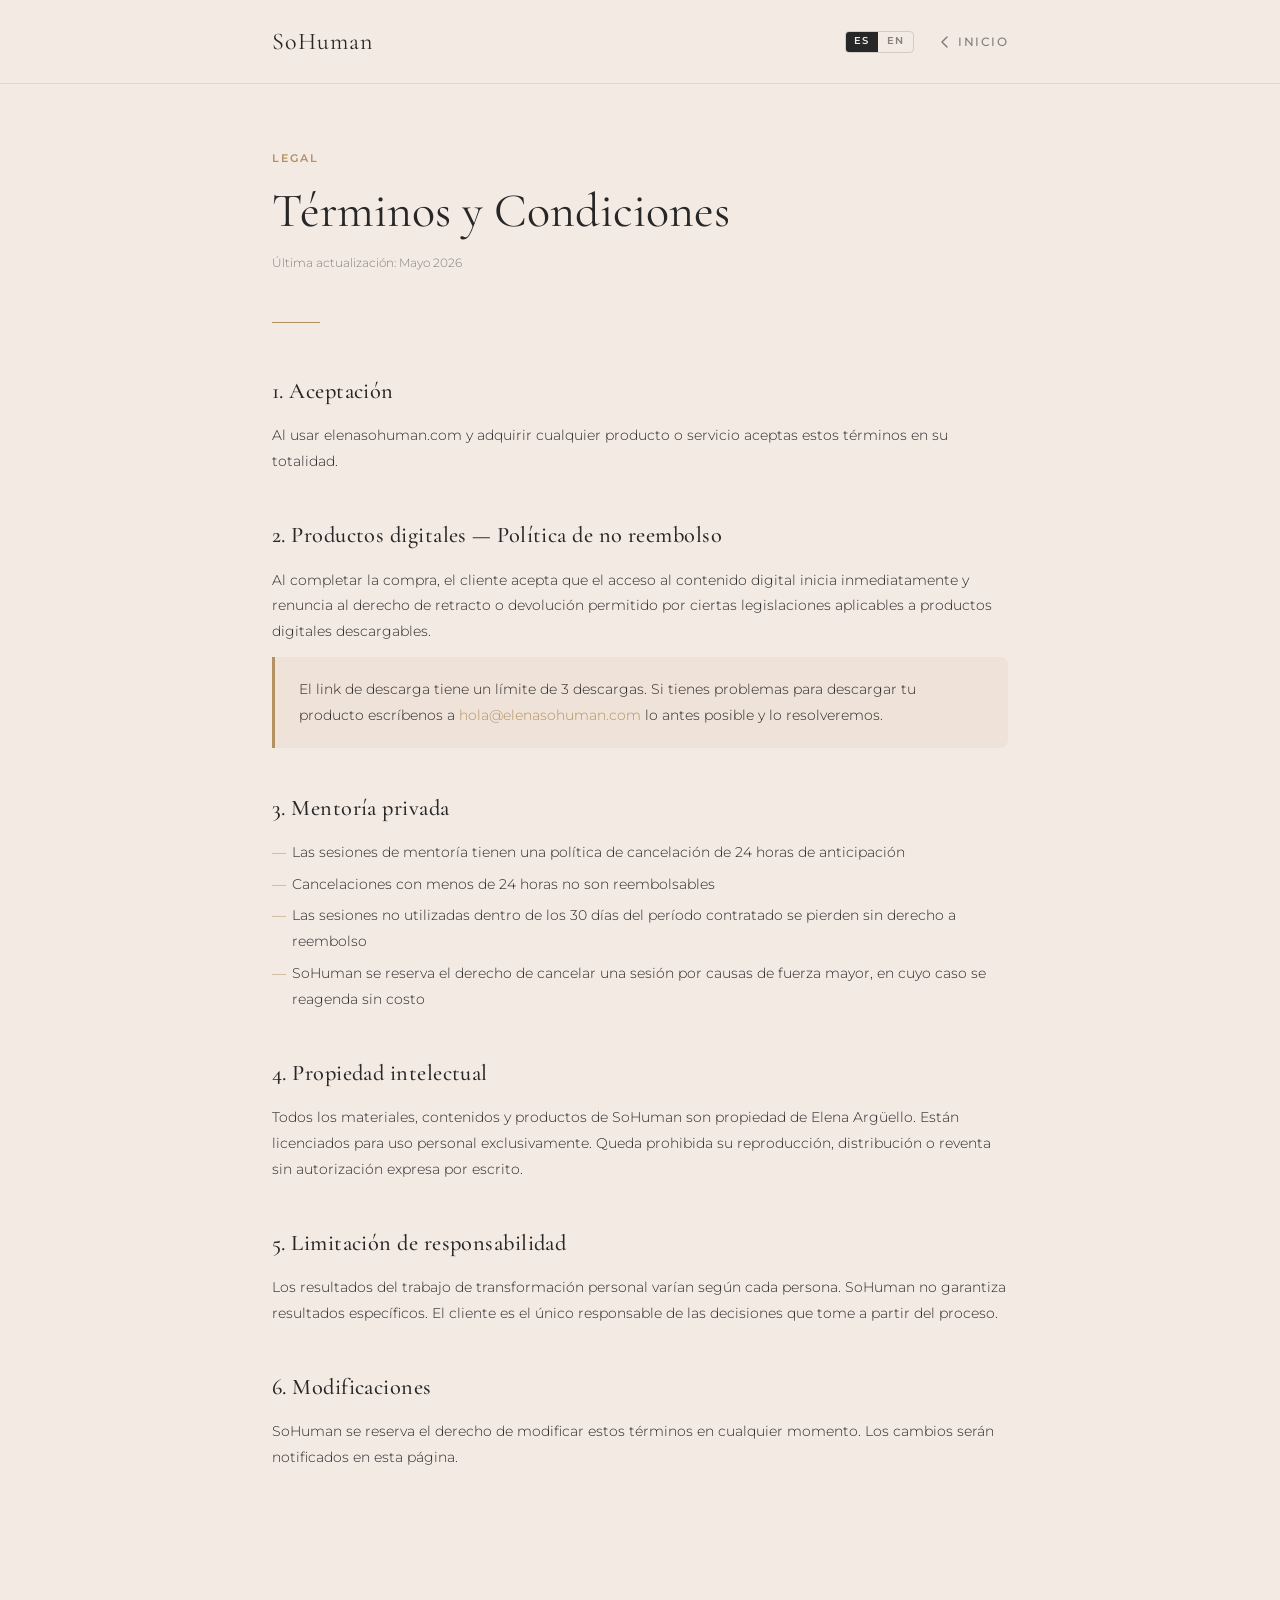
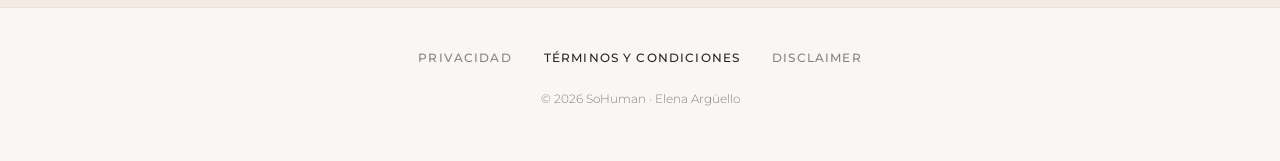
<file: terminos/index.html>
<!DOCTYPE html>
<html lang="es">
<head>
  <meta charset="UTF-8" />
  <meta name="viewport" content="width=device-width, initial-scale=1.0" />
  <title>Términos y Condiciones — SoHuman</title>
  <link rel="icon" type="image/png" href="/propuesta-2/favicon.png" />
  <meta name="robots" content="noindex" />
  <link rel="preconnect" href="https://fonts.googleapis.com" />
  <link rel="preconnect" href="https://fonts.gstatic.com" crossorigin />
  <link href="https://fonts.googleapis.com/css2?family=Cormorant+Garamond:ital,wght@0,300;0,400;0,500;1,300;1,400;1,500&family=Montserrat:wght@300;400;500;600&display=swap" rel="stylesheet" />
  <style>
    *, *::before, *::after { box-sizing: border-box; margin: 0; padding: 0; }
    :root {
      --cream: #F4EAE4;
      --cream-light: #faf6f3;
      --gold: #b39160;
      --ink: #272727;
      --serif: 'Cormorant Garamond', Georgia, serif;
      --sans: 'Montserrat', Arial, sans-serif;
      --muted: rgba(39,39,39,.55);
    }
    html { scroll-behavior: smooth; }
    body { font-family: var(--sans); background: var(--cream); color: var(--ink); line-height: 1.8; font-size: 1rem; }
    a { color: inherit; text-decoration: none; }
    img { display: block; max-width: 100%; }

    .nav { background: var(--cream); border-bottom: 1px solid rgba(39,39,39,.1); position: sticky; top: 0; z-index: 100; }
    .nav-inner { max-width: 800px; margin: 0 auto; padding: 1.25rem 2rem; display: flex; align-items: center; justify-content: space-between; gap: 1rem; }
    .nav-logo { font-family: var(--serif); font-size: 1.5rem; font-weight: 400; letter-spacing: .04em; color: var(--ink); }
    .nav-right { display: flex; align-items: center; gap: 1.5rem; }
    .nav-back { font-family: var(--sans); font-size: .75rem; font-weight: 500; letter-spacing: .12em; text-transform: uppercase; color: var(--muted); display: flex; align-items: center; gap: .4rem; transition: color .2s; }
    .nav-back:hover { color: var(--ink); }
    .nav-back svg { width: 14px; height: 14px; flex-shrink: 0; }

    .lang-switch { display: flex; align-items: center; border: 1px solid rgba(39,39,39,.15); border-radius: 4px; overflow: hidden; }
    .lang-btn { font-family: var(--sans); font-size: .65rem; font-weight: 600; letter-spacing: .1em; text-transform: uppercase; padding: .3rem .55rem; cursor: pointer; background: none; border: none; color: var(--muted); transition: background .15s, color .15s; line-height: 1; }
    .lang-btn.active { background: var(--ink); color: var(--cream); }
    .lang-btn:not(.active):hover { background: rgba(39,39,39,.06); color: var(--ink); }

    .page { max-width: 800px; margin: 0 auto; padding: 4rem 2rem 6rem; }
    .page-label { font-family: var(--sans); font-size: .7rem; font-weight: 600; letter-spacing: .18em; text-transform: uppercase; color: var(--gold); margin-bottom: 1rem; }
    .page-title { font-family: var(--serif); font-size: clamp(2rem, 5vw, 3rem); font-weight: 400; line-height: 1.15; color: var(--ink); margin-bottom: .75rem; }
    .page-date { font-family: var(--sans); font-size: .78rem; color: var(--muted); margin-bottom: 3rem; }
    .divider { width: 48px; height: 1px; background: var(--gold); margin-bottom: 3rem; }

    .section-block { margin-bottom: 2.5rem; }
    h2 { font-family: var(--serif); font-size: 1.4rem; font-weight: 500; color: var(--ink); margin-bottom: .75rem; letter-spacing: .02em; }
    p { font-size: .9rem; font-weight: 300; color: var(--ink); margin-bottom: .75rem; }
    ul { list-style: none; padding: 0; margin-bottom: .75rem; }
    ul li { font-size: .9rem; font-weight: 300; color: var(--ink); padding-left: 1.25rem; position: relative; margin-bottom: .35rem; }
    ul li::before { content: '—'; position: absolute; left: 0; color: var(--gold); }
    a.link-email { color: var(--gold); border-bottom: 1px solid transparent; transition: border-color .2s; }
    a.link-email:hover { border-bottom-color: var(--gold); }

    .callout { background: rgba(179,145,96,.08); border-left: 3px solid var(--gold); padding: 1.25rem 1.5rem; border-radius: 0 8px 8px 0; margin-bottom: .75rem; }
    .callout p { margin-bottom: 0; font-size: .88rem; }

    [data-lang] { display: none; }
    [data-lang].visible { display: block; }

    .footer { border-top: 1px solid rgba(39,39,39,.1); background: var(--cream-light); }
    .footer-inner { max-width: 800px; margin: 0 auto; padding: 2.5rem 2rem; display: flex; flex-direction: column; gap: 1.25rem; align-items: center; text-align: center; }
    .footer-legal { display: flex; gap: 2rem; flex-wrap: wrap; justify-content: center; }
    .footer-legal a { font-family: var(--sans); font-size: .72rem; font-weight: 500; letter-spacing: .1em; text-transform: uppercase; color: var(--muted); transition: color .2s; }
    .footer-legal a:hover, .footer-legal a[aria-current="page"] { color: var(--ink); }
    .footer-copy { font-family: var(--sans); font-size: .72rem; color: var(--muted); }

    @media (max-width: 600px) {
      .page { padding: 2.5rem 1.25rem 4rem; }
      .nav-inner { padding: 1rem 1.25rem; }
    }
  </style>
</head>
<body>

  <nav class="nav">
    <div class="nav-inner">
      <a href="/" class="nav-logo">SoHuman</a>
      <div class="nav-right">
        <div class="lang-switch" role="group" aria-label="Idioma">
          <button class="lang-btn active" data-set-lang="es">ES</button>
          <button class="lang-btn" data-set-lang="en">EN</button>
        </div>
        <a href="/" class="nav-back">
          <svg viewBox="0 0 14 14" fill="none" xmlns="http://www.w3.org/2000/svg"><path d="M9 2L4 7L9 12" stroke="currentColor" stroke-width="1.5" stroke-linecap="round" stroke-linejoin="round"/></svg>
          <span data-lang="es" class="visible">Inicio</span>
          <span data-lang="en">Home</span>
        </a>
      </div>
    </div>
  </nav>

  <main class="page">

    <!-- ── ESPAÑOL ── -->
    <div data-lang="es" class="visible">
      <p class="page-label">Legal</p>
      <h1 class="page-title">Términos y Condiciones</h1>
      <p class="page-date">Última actualización: Mayo 2026</p>
      <div class="divider"></div>

      <div class="section-block">
        <h2>1. Aceptación</h2>
        <p>Al usar elenasohuman.com y adquirir cualquier producto o servicio aceptas estos términos en su totalidad.</p>
      </div>
      <div class="section-block">
        <h2>2. Productos digitales — Política de no reembolso</h2>
        <p>Al completar la compra, el cliente acepta que el acceso al contenido digital inicia inmediatamente y renuncia al derecho de retracto o devolución permitido por ciertas legislaciones aplicables a productos digitales descargables.</p>
        <div class="callout">
          <p>El link de descarga tiene un límite de 3 descargas. Si tienes problemas para descargar tu producto escríbenos a <a href="mailto:hola@elenasohuman.com" class="link-email">hola@elenasohuman.com</a> lo antes posible y lo resolveremos.</p>
        </div>
      </div>
      <div class="section-block">
        <h2>3. Mentoría privada</h2>
        <ul>
          <li>Las sesiones de mentoría tienen una política de cancelación de 24 horas de anticipación</li>
          <li>Cancelaciones con menos de 24 horas no son reembolsables</li>
          <li>Las sesiones no utilizadas dentro de los 30 días del período contratado se pierden sin derecho a reembolso</li>
          <li>SoHuman se reserva el derecho de cancelar una sesión por causas de fuerza mayor, en cuyo caso se reagenda sin costo</li>
        </ul>
      </div>
      <div class="section-block">
        <h2>4. Propiedad intelectual</h2>
        <p>Todos los materiales, contenidos y productos de SoHuman son propiedad de Elena Argüello. Están licenciados para uso personal exclusivamente. Queda prohibida su reproducción, distribución o reventa sin autorización expresa por escrito.</p>
      </div>
      <div class="section-block">
        <h2>5. Limitación de responsabilidad</h2>
        <p>Los resultados del trabajo de transformación personal varían según cada persona. SoHuman no garantiza resultados específicos. El cliente es el único responsable de las decisiones que tome a partir del proceso.</p>
      </div>
      <div class="section-block">
        <h2>6. Modificaciones</h2>
        <p>SoHuman se reserva el derecho de modificar estos términos en cualquier momento. Los cambios serán notificados en esta página.</p>
      </div>
    </div>

    <!-- ── ENGLISH ── -->
    <div data-lang="en">
      <p class="page-label">Legal</p>
      <h1 class="page-title">Terms &amp; Conditions</h1>
      <p class="page-date">Last updated: May 2026</p>
      <div class="divider"></div>

      <div class="section-block">
        <h2>1. Acceptance</h2>
        <p>By using elenasohuman.com and purchasing any product or service, you agree to these terms in full.</p>
      </div>
      <div class="section-block">
        <h2>2. Digital products — No-refund policy</h2>
        <p>By completing a purchase, the customer acknowledges that access to digital content begins immediately and waives any right of withdrawal or refund granted by applicable legislation to downloadable digital products.</p>
        <div class="callout">
          <p>Download links are limited to 3 uses. If you experience any issues downloading your product, contact us at <a href="mailto:hola@elenasohuman.com" class="link-email">hola@elenasohuman.com</a> as soon as possible and we will resolve it.</p>
        </div>
      </div>
      <div class="section-block">
        <h2>3. Private mentoring</h2>
        <ul>
          <li>Mentoring sessions require a minimum of 24 hours notice for cancellation</li>
          <li>Cancellations with less than 24 hours notice are non-refundable</li>
          <li>Unused sessions within the 30-day contracted period are forfeited without right to refund</li>
          <li>SoHuman reserves the right to cancel a session due to force majeure, in which case it will be rescheduled at no cost</li>
        </ul>
      </div>
      <div class="section-block">
        <h2>4. Intellectual property</h2>
        <p>All SoHuman materials, content, and products are the property of Elena Argüello. They are licensed for personal use only. Reproduction, distribution, or resale is strictly prohibited without express written authorization.</p>
      </div>
      <div class="section-block">
        <h2>5. Limitation of liability</h2>
        <p>Results from personal transformation work vary by individual. SoHuman does not guarantee specific outcomes. The client is solely responsible for any decisions made as a result of the process.</p>
      </div>
      <div class="section-block">
        <h2>6. Modifications</h2>
        <p>SoHuman reserves the right to modify these terms at any time. Changes will be announced on this page.</p>
      </div>
    </div>

  </main>

  <footer class="footer">
    <div class="footer-inner">
      <nav class="footer-legal" aria-label="Legal">
        <a href="/privacidad/">
          <span data-lang="es" class="visible">Privacidad</span>
          <span data-lang="en">Privacy</span>
        </a>
        <a href="/terminos/" aria-current="page">
          <span data-lang="es" class="visible">Términos y Condiciones</span>
          <span data-lang="en">Terms &amp; Conditions</span>
        </a>
        <a href="/disclaimer/">Disclaimer</a>
      </nav>
      <p class="footer-copy">© 2026 SoHuman · Elena Argüello</p>
    </div>
  </footer>

  <script>
    const btns = document.querySelectorAll('[data-set-lang]');
    const blocks = document.querySelectorAll('[data-lang]');
    function setLang(lang) {
      document.documentElement.lang = lang;
      blocks.forEach(el => el.classList.toggle('visible', el.dataset.lang === lang));
      btns.forEach(btn => btn.classList.toggle('active', btn.dataset.setLang === lang));
      try { localStorage.setItem('sh-lang', lang); } catch(e) {}
    }
    btns.forEach(btn => btn.addEventListener('click', () => setLang(btn.dataset.setLang)));
    const saved = (() => { try { return localStorage.getItem('sh-lang'); } catch(e) { return null; } })();
    if (saved === 'en') setLang('en');
  </script>
</body>
</html>
</file>
